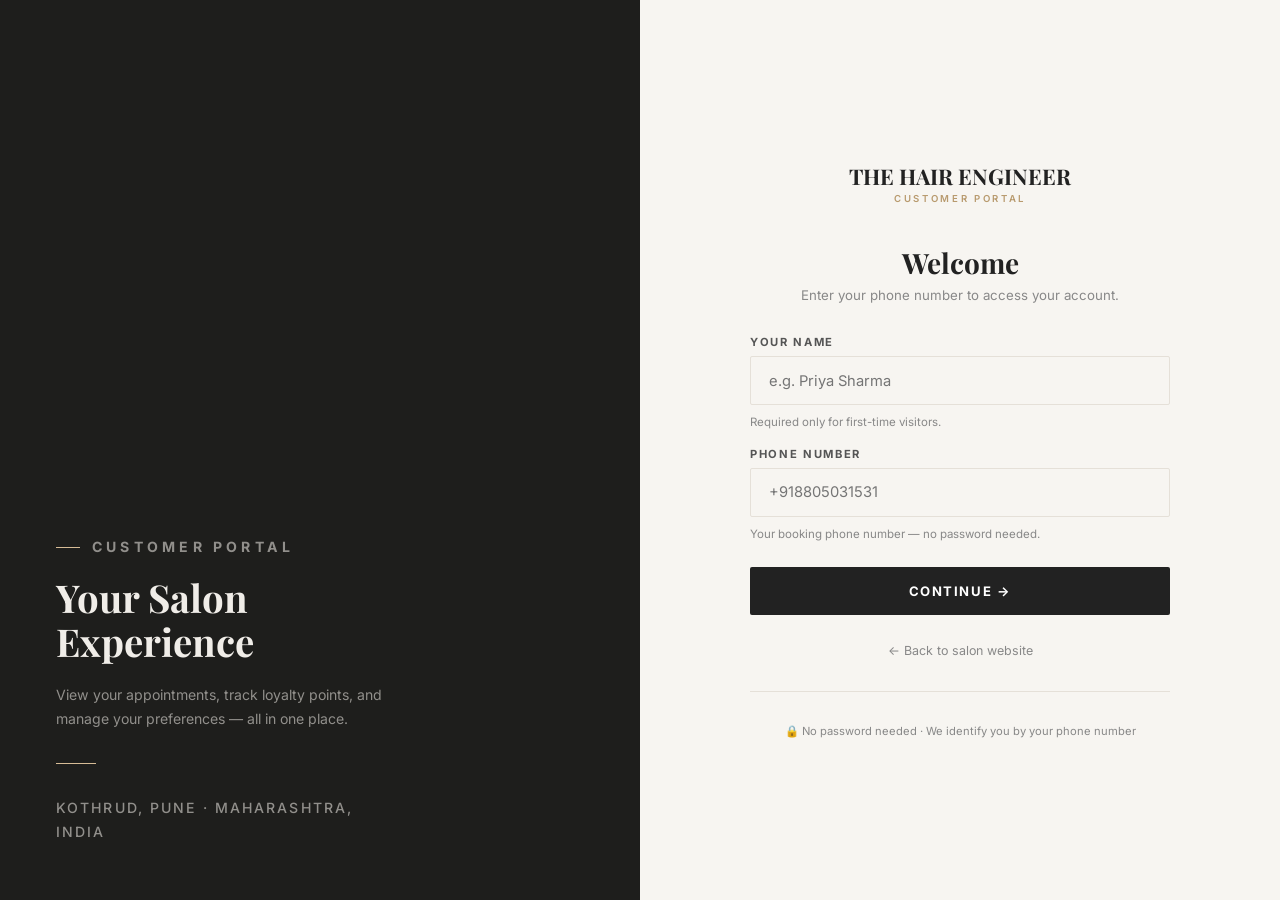
<file: app/templates/customer_login.html>
<!DOCTYPE html>
<html lang="en">
<head>
    <meta charset="UTF-8">
    <meta name="viewport" content="width=device-width, initial-scale=1.0">
    <title>My Account — THE HAIR ENGINEER</title>
    <link rel="icon" href="/static/favicon.png" type="image/png">
    <link rel="preconnect" href="https://fonts.googleapis.com">
    <link rel="preconnect" href="https://fonts.gstatic.com" crossorigin>
    <link href="https://fonts.googleapis.com/css2?family=Inter:wght@400;500;600;700&family=Playfair+Display:ital,wght@0,600;0,700;1,600&display=swap" rel="stylesheet">
    <style>
        :root {
            --bg: #F7F5F1; --card: #FFFFFF; --accent: #D7BC96;
            --accent-dark: #B89A6E; --text: #222222; --text-mid: #555555;
            --text-light: #888888; --border: #E5E0D8;
            --error-bg: #FDF2F2; --error-border: #E8B4B4; --error-text: #8B2E2E;
        }
        *, *::before, *::after { box-sizing: border-box; margin: 0; padding: 0; }
        body { font-family: 'Inter', sans-serif; background: var(--bg); color: var(--text); min-height: 100vh; display: grid; grid-template-columns: 1fr 1fr; -webkit-font-smoothing: antialiased; }
        .login-left { position: relative; overflow: hidden; background: #1E1E1C; display: flex; flex-direction: column; justify-content: flex-end; padding: 3.5rem; }
        .login-left-bg { position: absolute; inset: 0; background-image: url('https://images.unsplash.com/photo-1522337360788-8b13dee7a37e?auto=format&fit=crop&w=1000&q=80'); background-size: cover; background-position: center; opacity: 0.35; }
        .login-left-content { position: relative; z-index: 1; }
        .eyebrow { font-size: .65rem; font-weight: 700; letter-spacing: .3em; text-transform: uppercase; color: var(--accent); margin-bottom: 1rem; display: flex; align-items: center; gap: .75rem; }
        .eyebrow::before { content: ''; display: inline-block; width: 24px; height: 1px; background: var(--accent); }
        .login-left h2 { font-family: 'Playfair Display', serif; font-size: clamp(2rem, 3vw, 3rem); font-weight: 700; color: #F0EDE8; line-height: 1.15; margin-bottom: 1.25rem; }
        .login-left p { font-size: .88rem; color: rgba(240,237,232,.55); line-height: 1.7; max-width: 340px; }
        .divider-line { width: 40px; height: 1px; background: var(--accent); margin: 2rem 0; }
        .login-left-meta { font-size: .72rem; letter-spacing: .15em; text-transform: uppercase; color: rgba(240,237,232,.4); font-weight: 500; }
        .login-right { display: flex; flex-direction: column; justify-content: center; align-items: center; padding: 3rem 2rem; }
        .login-box { width: 100%; max-width: 420px; }
        .login-logo { margin-bottom: 2.5rem; text-align: center; }
        .login-logo-name { font-family: 'Playfair Display', serif; font-size: 1.35rem; font-weight: 700; color: var(--text); display: block; }
        .login-logo-tag { font-size: .6rem; letter-spacing: .28em; text-transform: uppercase; color: var(--accent-dark); font-weight: 600; display: block; margin-top: .2rem; }
        h1 { font-family: 'Playfair Display', serif; font-size: 1.75rem; font-weight: 700; margin-bottom: .35rem; text-align: center; }
        .sub { font-size: .83rem; color: var(--text-light); text-align: center; margin-bottom: 2rem; }
        .error-banner { display: flex; align-items: flex-start; gap: .75rem; padding: .9rem 1rem; background: var(--error-bg); border: 1px solid var(--error-border); border-radius: 2px; color: var(--error-text); font-size: .83rem; font-weight: 500; margin-bottom: 1.5rem; line-height: 1.5; }
        .form { display: flex; flex-direction: column; gap: 1.1rem; }
        .field { display: flex; flex-direction: column; gap: .45rem; }
        label { font-size: .7rem; font-weight: 700; letter-spacing: .15em; text-transform: uppercase; color: var(--text-mid); }
        input { width: 100%; padding: .9rem 1.1rem; border: 1px solid var(--border); background: var(--bg); color: var(--text); font-family: 'Inter', sans-serif; font-size: .92rem; border-radius: 2px; outline: none; transition: border-color .2s, background .2s, box-shadow .2s; }
        input:focus { border-color: var(--accent-dark); background: #fff; box-shadow: 0 0 0 3px rgba(184,154,110,.1); }
        .hint { font-size: .72rem; color: var(--text-light); margin-top: .2rem; }
        .submit-btn { margin-top: .5rem; width: 100%; padding: 1rem; background: var(--text); color: #fff; font-family: 'Inter', sans-serif; font-size: .82rem; font-weight: 700; letter-spacing: .12em; text-transform: uppercase; border: none; border-radius: 2px; cursor: pointer; transition: background .25s, transform .2s; }
        .submit-btn:hover { background: var(--accent-dark); transform: translateY(-1px); }
        .back { margin-top: 1.5rem; text-align: center; }
        .back a { font-size: .78rem; color: var(--text-light); transition: color .2s; display: inline-flex; align-items: center; gap: .4rem; text-decoration: none; }
        .back a:hover { color: var(--text); }
        .security { display: flex; align-items: center; justify-content: center; gap: .5rem; font-size: .7rem; color: var(--text-light); margin-top: 2rem; padding-top: 2rem; border-top: 1px solid var(--border); }
        @media (max-width: 768px) { body { grid-template-columns: 1fr; } .login-left { display: none; } .login-right { padding: 2.5rem 1.5rem; } }
    </style>
</head>
<body>
    <div class="login-left">
        <div class="login-left-bg"></div>
        <div class="login-left-content">
            <p class="eyebrow">Customer Portal</p>
            <h2>Your Salon<br>Experience</h2>
            <p>View your appointments, track loyalty points, and manage your preferences — all in one place.</p>
            <div class="divider-line"></div>
            <p class="login-left-meta">Kothrud, Pune · Maharashtra, India</p>
        </div>
    </div>

    <div class="login-right">
        <div class="login-box">
            <div class="login-logo">
                <span class="login-logo-name">THE HAIR ENGINEER</span>
                <span class="login-logo-tag">Customer Portal</span>
            </div>
            <h1>Welcome</h1>
            <p class="sub">Enter your phone number to access your account.</p>

            <div id="errorBanner" class="error-banner" style="display:none;"></div>

            <form class="form" id="loginForm" novalidate>
                <div class="field">
                    <label for="fullName">Your Name</label>
                    <input type="text" id="fullName" name="full_name" placeholder="e.g. Priya Sharma" autocomplete="name">
                    <p class="hint">Required only for first-time visitors.</p>
                </div>
                <div class="field">
                    <label for="phone">Phone Number</label>
                    <input type="tel" id="phone" name="phone" placeholder="+918805031531" autocomplete="tel" required>
                    <p class="hint">Your booking phone number — no password needed.</p>
                </div>
                <button class="submit-btn" type="submit" id="loginBtn">
                    Continue →
                </button>
            </form>

            <div class="back">
                <a href="/">
                    ← Back to salon website
                </a>
            </div>

            <div class="security">
                🔒 No password needed · We identify you by your phone number
            </div>
        </div>
    </div>

    <script>
        const form = document.getElementById('loginForm');
        const btn = document.getElementById('loginBtn');
        const errorBanner = document.getElementById('errorBanner');

        form.addEventListener('submit', async (e) => {
            e.preventDefault();
            const phone = document.getElementById('phone').value.trim();
            const fullName = document.getElementById('fullName').value.trim() || 'Guest';

            if (!phone) {
                showError('Please enter your phone number.');
                return;
            }

            btn.disabled = true;
            btn.textContent = 'Signing in...';
            errorBanner.style.display = 'none';

            try {
                const res = await fetch('/api/customers/login', {
                    method: 'POST',
                    headers: { 'Content-Type': 'application/json' },
                    body: JSON.stringify({ phone, full_name: fullName }),
                });

                if (res.ok) {
                    const data = await res.json();
                    window.location.href = data.redirect || '/dashboard';
                } else {
                    const err = await res.json();
                    showError(err.detail || 'Login failed. Please try again.');
                    btn.disabled = false;
                    btn.textContent = 'Continue →';
                }
            } catch {
                showError('Connection error. Please try again.');
                btn.disabled = false;
                btn.textContent = 'Continue →';
            }
        });

        function showError(msg) {
            errorBanner.textContent = msg;
            errorBanner.style.display = 'flex';
        }
    </script>
</body>
</html>
</file>
